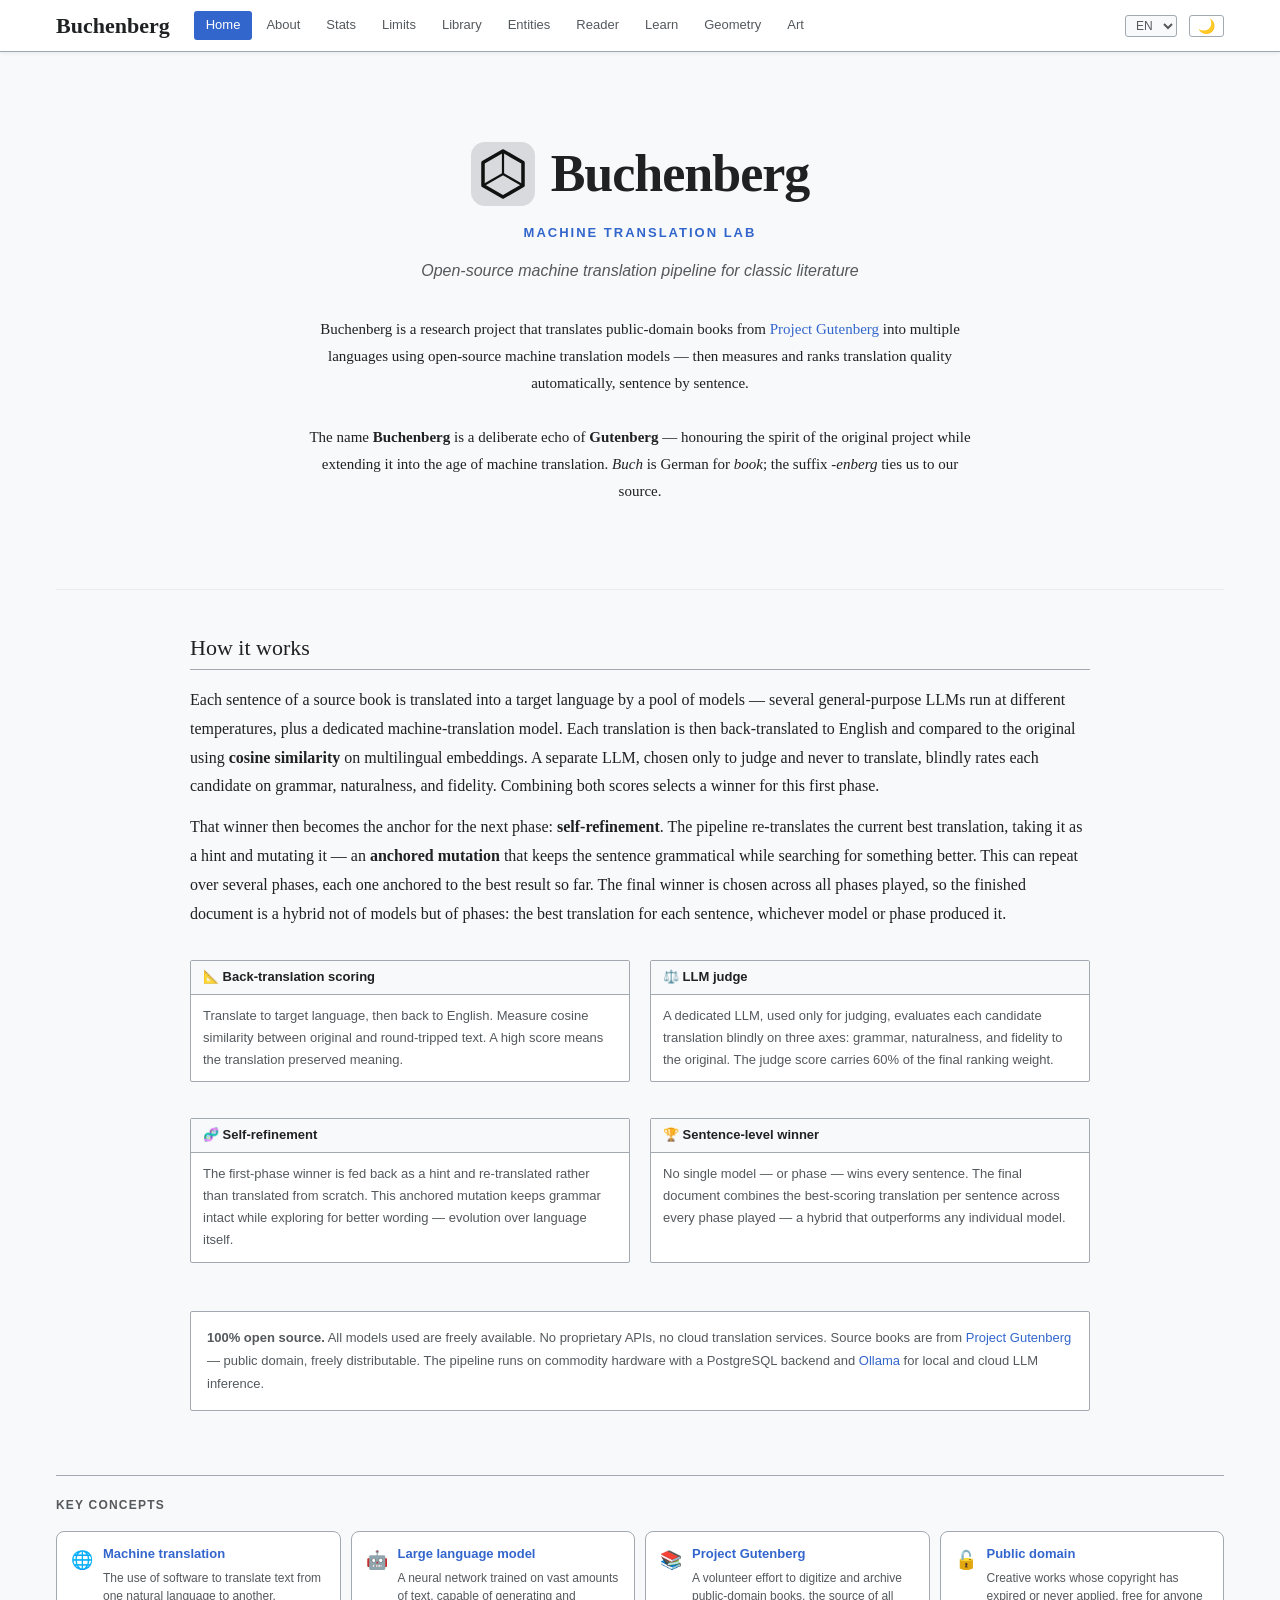
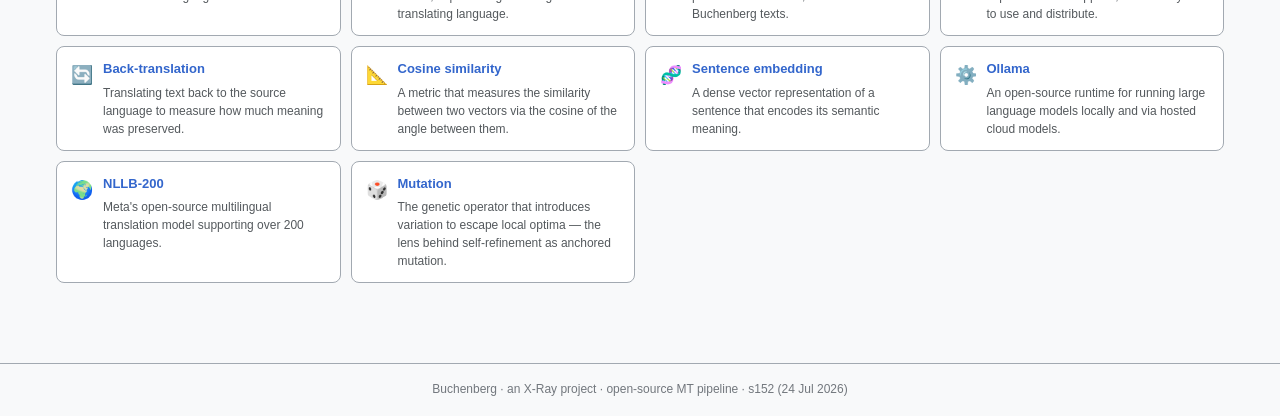
<file: index.html>
<!DOCTYPE html>
<html lang="en">
<head>
<meta charset="UTF-8">
<meta name="viewport" content="width=device-width, initial-scale=1.0">
<title>Buchenberg — MT lab</title>
<link rel="stylesheet" href="buchenberg.css">
<script src="nav.js"></script>
</head>
<body>

<!-- HEADER ubačen via nav.js -->

<!-- HERO -->
<div id="bb-page">
  <div class="bb-hero">
    <div class="bb-hero-logo"><img src="favicon.svg" alt="" class="bb-hero-icon">Buchenberg</div>
    <div class="bb-hero-lab">Machine Translation Lab</div>
    <div class="bb-hero-tagline" id="hero-tagline">Open-source machine translation pipeline for classic literature</div>
    <div class="bb-hero-desc" id="hero-desc">
      Buchenberg is a research project that translates public-domain books from
      <a href="https://www.gutenberg.org" target="_blank">Project Gutenberg</a> into multiple
      languages using open-source machine translation models — then measures and ranks
      translation quality automatically, sentence by sentence.
      <br><br>
      The name <strong>Buchenberg</strong> is a deliberate echo of <strong>Gutenberg</strong> —
      honouring the spirit of the original project while extending it into the age of
      machine translation. <em>Buch</em> is German for <em>book</em>; the suffix
      <em>-enberg</em> ties us to our source.
    </div>
  </div>

  <!-- KEY CONCEPTS -->
  <div style="max-width:900px; margin: 0 auto;">

    <h2 class="bb-section-title" id="sec-how">How it works</h2>
    <div class="bb-prose" style="max-width:100%">
      <p id="how-desc">
        Each sentence of a source book is translated into a target language by a pool of
        models — several general-purpose LLMs run at different temperatures, plus a dedicated
        machine-translation model.
        Each translation is then back-translated to English and compared to
        the original using <strong>cosine similarity</strong> on multilingual embeddings.
        A separate LLM, chosen only to judge and never to translate, blindly rates each
        candidate on grammar, naturalness, and fidelity.
        Combining both scores selects a winner for this first phase.
      </p>
      <p id="how-desc2">
        That winner then becomes the anchor for the next phase: <strong>self-refinement</strong>.
        The pipeline re-translates the current best translation, taking it as a hint and mutating
        it — an <strong>anchored mutation</strong> that keeps the sentence grammatical while
        searching for something better. This can repeat over several phases, each one anchored
        to the best result so far. The final winner is chosen across all phases played, so the
        finished document is a hybrid not of models but of phases: the best translation for each
        sentence, whichever model or phase produced it.
      </p>
    </div>

    <!-- THREE PILLARS -->
    <div style="display:grid; grid-template-columns: repeat(2, 1fr); gap:20px; margin:32px 0;">

      <div class="bb-box">
        <div class="bb-box-title">📐 Back-translation scoring</div>
        <div class="bb-box-body" style="font-size:13px; color:var(--text-muted); line-height:1.7" id="pillar-bt">
          Translate to target language, then back to English.
          Measure cosine similarity between original and round-tripped text.
          A high score means the translation preserved meaning.
        </div>
      </div>

      <div class="bb-box">
        <div class="bb-box-title">⚖️ LLM judge</div>
        <div class="bb-box-body" style="font-size:13px; color:var(--text-muted); line-height:1.7" id="pillar-judge">
          A dedicated LLM, used only for judging, evaluates each candidate translation blindly
          on three axes: grammar, naturalness, and fidelity to the original.
          The judge score carries 60% of the final ranking weight.
        </div>
      </div>

      <div class="bb-box">
        <div class="bb-box-title">🧬 Self-refinement</div>
        <div class="bb-box-body" style="font-size:13px; color:var(--text-muted); line-height:1.7" id="pillar-refine">
          The first-phase winner is fed back as a hint and re-translated rather than translated
          from scratch. This anchored mutation keeps grammar intact while exploring for better
          wording — evolution over language itself.
        </div>
      </div>

      <div class="bb-box">
        <div class="bb-box-title">🏆 Sentence-level winner</div>
        <div class="bb-box-body" style="font-size:13px; color:var(--text-muted); line-height:1.7" id="pillar-winner">
          No single model — or phase — wins every sentence. The final document combines
          the best-scoring translation per sentence across every phase played — a hybrid that
          outperforms any individual model.
        </div>
      </div>

    </div>

    <!-- OPEN SOURCE NOTE -->
    <div class="bb-box" style="margin-top:8px;">
      <div class="bb-box-body" style="font-size:13px; color:var(--text-muted); line-height:1.8; padding: 14px 16px;" id="opensource-note">
        <strong>100% open source.</strong>
        All models used are freely available. No proprietary APIs, no cloud translation services.
        Source books are from <a href="https://www.gutenberg.org" target="_blank">Project Gutenberg</a>
        — public domain, freely distributable.
        The pipeline runs on commodity hardware with a PostgreSQL backend and
        <a href="https://ollama.com" target="_blank">Ollama</a> for local and cloud LLM inference.
      </div>
    </div>

  </div>
</div>

<!-- FOOTER -->
<div id="bb-footer"></div>

<script>
// ── i18n via BB_NAV ───────────────────────────────────────────
function applyPageI18n() {
  const t = (k) => BB_NAV.t('index_' + k) || BB_NAV.t(k) || k;
  document.getElementById('hero-tagline').textContent = t('tagline');
  const hd = t('hero_desc'); if (hd && hd !== 'hero_desc') document.getElementById('hero-desc').innerHTML = hd;
  document.getElementById('sec-how').textContent = t('sec_how');
  const hw = t('how_desc'); if (hw && hw !== 'how_desc') document.getElementById('how-desc').innerHTML = hw;
  const hw2 = t('how_desc2'); if (hw2 && hw2 !== 'how_desc2') document.getElementById('how-desc2').innerHTML = hw2;
  const pb = t('pillar_bt'); if (pb && pb !== 'pillar_bt') document.getElementById('pillar-bt').textContent = pb;
  const pj = t('pillar_judge'); if (pj && pj !== 'pillar_judge') document.getElementById('pillar-judge').textContent = pj;
  const pr = t('pillar_refine'); if (pr && pr !== 'pillar_refine') document.getElementById('pillar-refine').textContent = pr;
  const pw = t('pillar_winner'); if (pw && pw !== 'pillar_winner') document.getElementById('pillar-winner').textContent = pw;
  const os = t('opensource'); if (os && os !== 'opensource') document.getElementById('opensource-note').innerHTML = os;
}
BB_NAV.onLangChange = applyPageI18n;

// ── Init ──────────────────────────────────────────────────────
applyPageI18n();
</script>
</body>
</html>
</file>
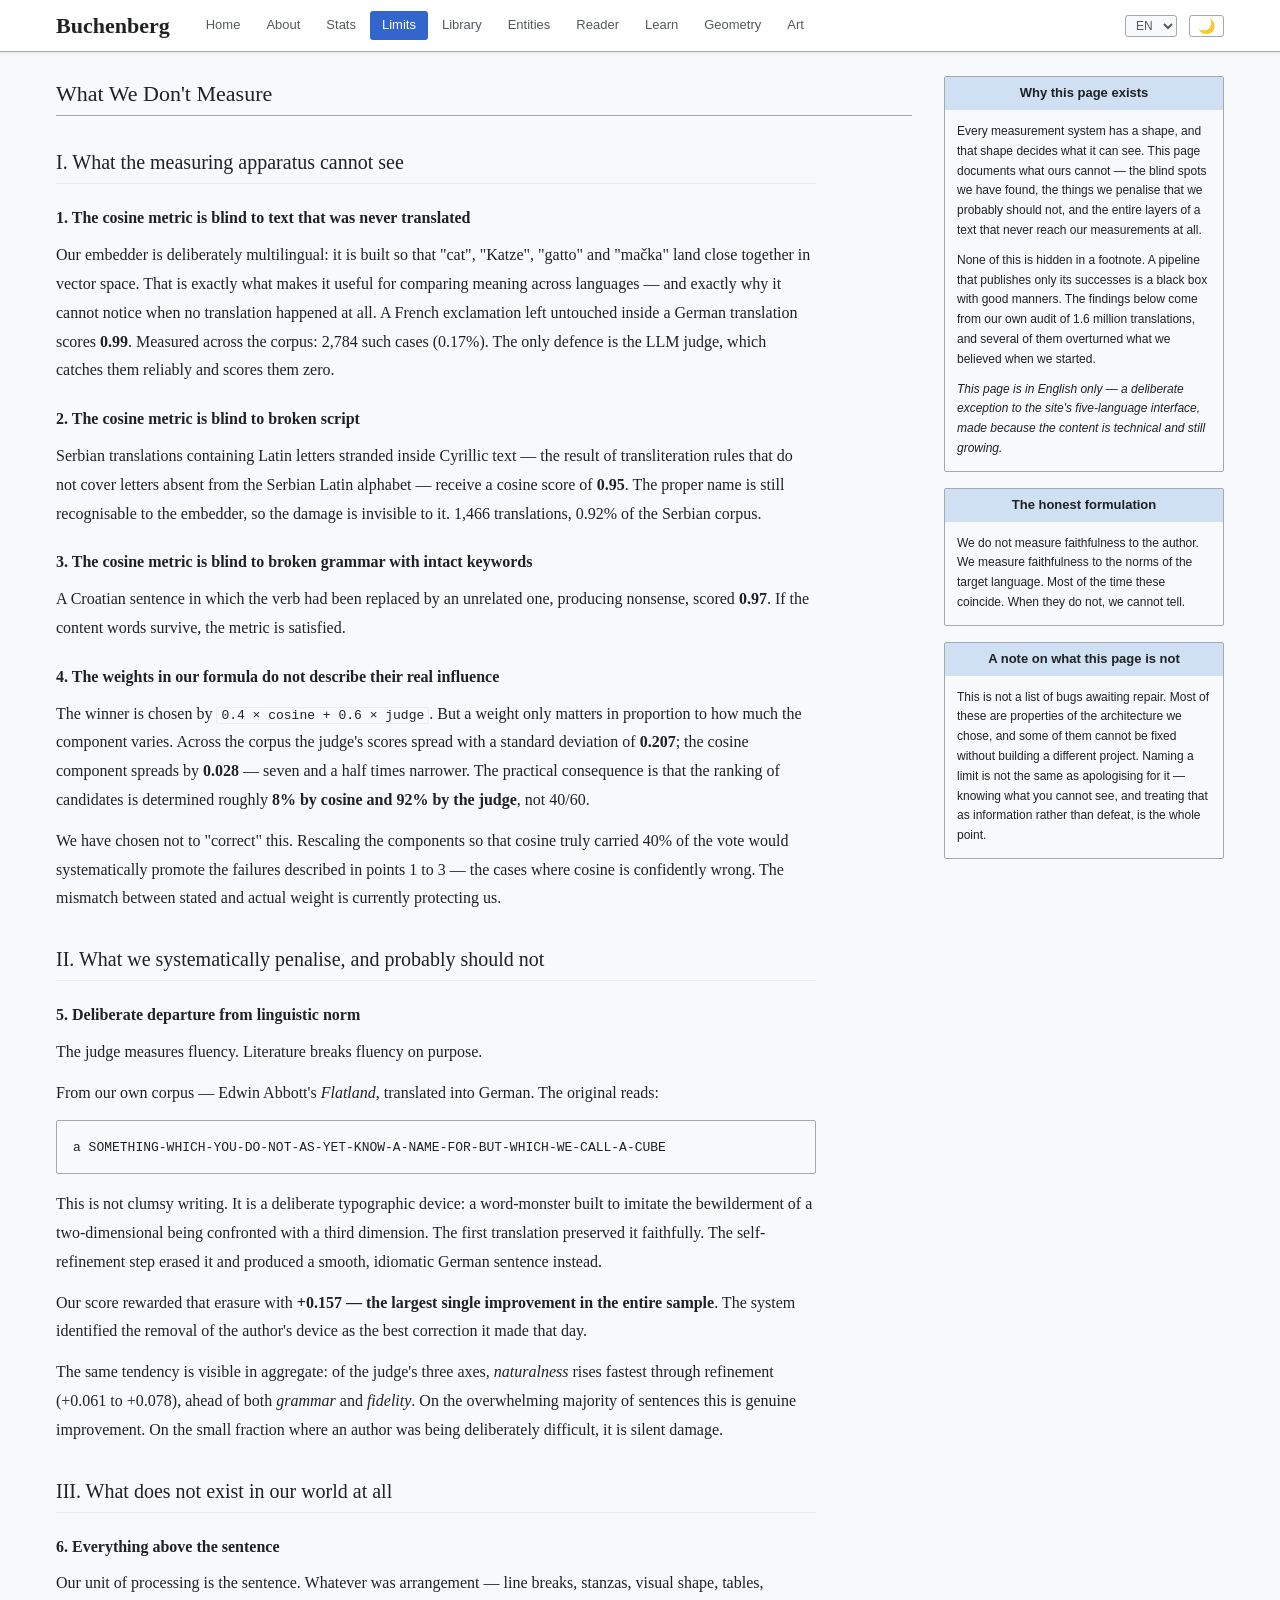
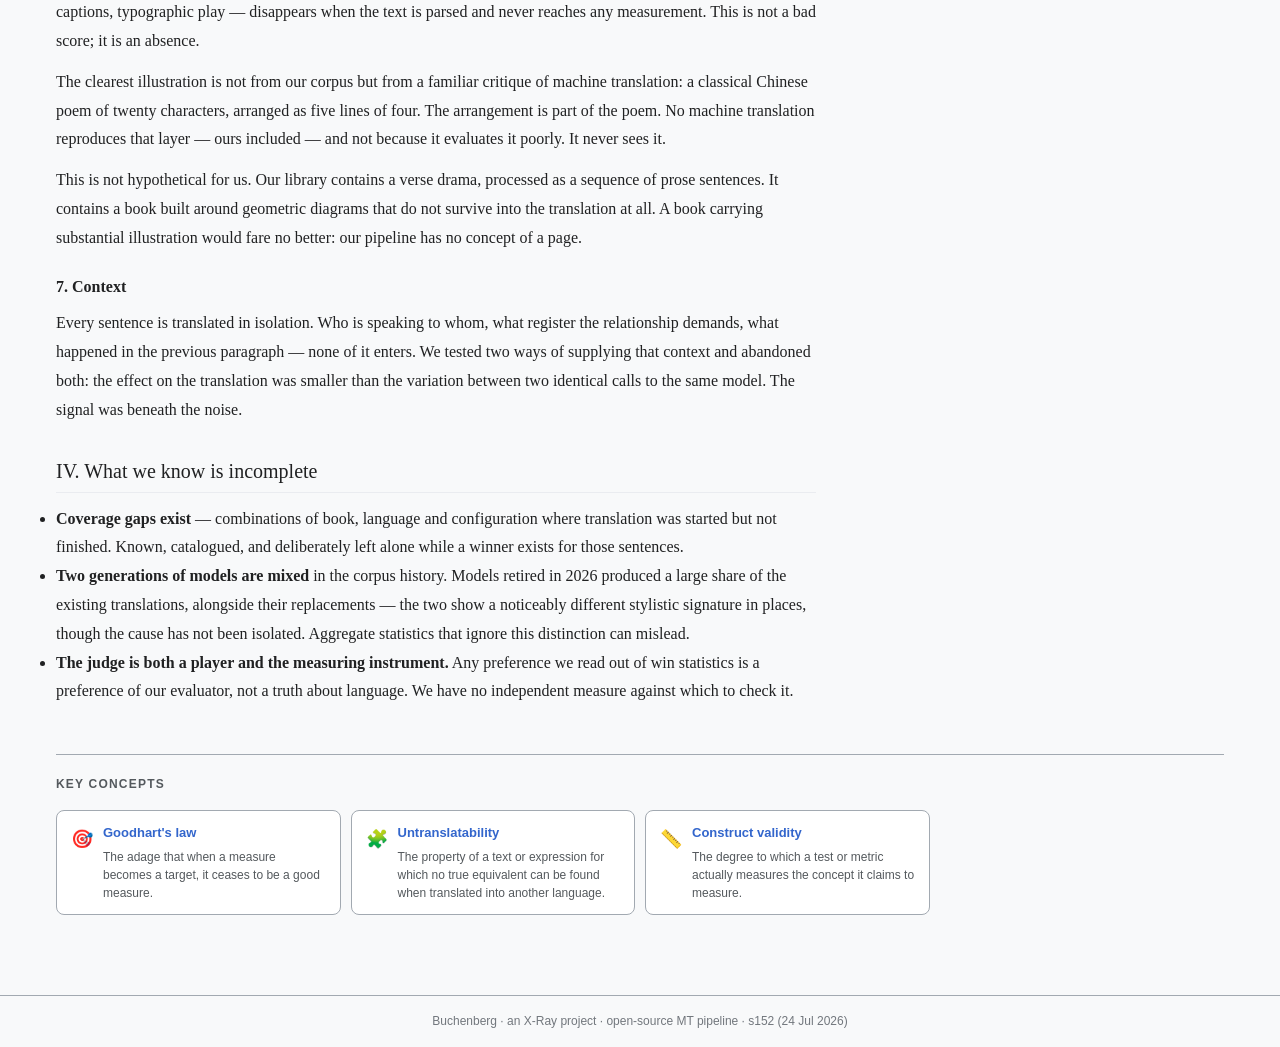
<file: limits.html>
<!DOCTYPE html>
<html lang="en">
<head>
<meta charset="UTF-8">
<meta name="viewport" content="width=device-width, initial-scale=1.0">
<title>Limits — Buchenberg</title>
<link rel="stylesheet" href="buchenberg.css">
<style>
  /* Infoboxovi u desnoj koloni — isti tretman kao sidebar na about.html.
     Scoped na ovu stranicu da ne dira dijeljeni CSS (nlp.html i dr.). */
  #limits-layout .bb-infobox { float:none; width:100%; margin:0 0 16px 0; }
  #limits-layout .bb-infobox-title { padding: 6px 10px; }
  #limits-layout .bb-infobox p { padding: 0 12px; margin: 10px 0; line-height: 1.65; }
  #limits-layout .bb-infobox p:first-of-type { margin-top: 12px; }
  #limits-layout .bb-infobox p:last-of-type { margin-bottom: 12px; }
</style>
<script src="nav.js"></script>
</head>
<body>

<!-- HEADER ubačen via nav.js -->

<div id="bb-page">
  <div id="limits-layout" style="display:grid; grid-template-columns: 1fr 280px; gap:32px; align-items:start;">

    <div>
  <h1 class="bb-section-title" id="limits-title">What We Don't Measure</h1>

  <div class="bb-prose">

    <h2>I. What the measuring apparatus cannot see</h2>

    <h3>1. The cosine metric is blind to text that was never translated</h3>
    <p>Our embedder is deliberately multilingual: it is built so that "cat", "Katze", "gatto"
    and "mačka" land close together in vector space. That is exactly what makes it useful for
    comparing meaning across languages — and exactly why it cannot notice when no translation
    happened at all. A French exclamation left untouched inside a German translation scores
    <strong>0.99</strong>. Measured across the corpus: 2,784 such cases (0.17%).
    The only defence is the LLM judge, which catches them reliably and scores them zero.</p>

    <h3>2. The cosine metric is blind to broken script</h3>
    <p>Serbian translations containing Latin letters stranded inside Cyrillic text — the result
    of transliteration rules that do not cover letters absent from the Serbian Latin alphabet —
    receive a cosine score of <strong>0.95</strong>. The proper name is still recognisable to the
    embedder, so the damage is invisible to it. 1,466 translations, 0.92% of the Serbian corpus.</p>

    <h3>3. The cosine metric is blind to broken grammar with intact keywords</h3>
    <p>A Croatian sentence in which the verb had been replaced by an unrelated one, producing
    nonsense, scored <strong>0.97</strong>. If the content words survive, the metric is satisfied.</p>

    <h3>4. The weights in our formula do not describe their real influence</h3>
    <p>The winner is chosen by <code>0.4 × cosine + 0.6 × judge</code>. But a weight only matters
    in proportion to how much the component varies. Across the corpus the judge's scores spread
    with a standard deviation of <strong>0.207</strong>; the cosine component spreads by
    <strong>0.028</strong> — seven and a half times narrower. The practical consequence is that
    the ranking of candidates is determined roughly <strong>8% by cosine and 92% by the judge</strong>,
    not 40/60.</p>
    <p>We have chosen not to "correct" this. Rescaling the components so that cosine truly carried
    40% of the vote would systematically promote the failures described in points 1 to 3 — the
    cases where cosine is confidently wrong. The mismatch between stated and actual weight is
    currently protecting us.</p>

    <h2>II. What we systematically penalise, and probably should not</h2>

    <h3>5. Deliberate departure from linguistic norm</h3>
    <p>The judge measures fluency. Literature breaks fluency on purpose.</p>
    <p>From our own corpus — Edwin Abbott's <em>Flatland</em>, translated into German. The original reads:</p>
    <pre><code>a SOMETHING-WHICH-YOU-DO-NOT-AS-YET-KNOW-A-NAME-FOR-BUT-WHICH-WE-CALL-A-CUBE</code></pre>
    <p>This is not clumsy writing. It is a deliberate typographic device: a word-monster built to
    imitate the bewilderment of a two-dimensional being confronted with a third dimension. The first
    translation preserved it faithfully. The self-refinement step erased it and produced a smooth,
    idiomatic German sentence instead.</p>
    <p>Our score rewarded that erasure with <strong>+0.157 — the largest single improvement in the
    entire sample</strong>. The system identified the removal of the author's device as the best
    correction it made that day.</p>
    <p>The same tendency is visible in aggregate: of the judge's three axes, <em>naturalness</em>
    rises fastest through refinement (+0.061 to +0.078), ahead of both <em>grammar</em> and
    <em>fidelity</em>. On the overwhelming majority of sentences this is genuine improvement.
    On the small fraction where an author was being deliberately difficult, it is silent damage.</p>

    <h2>III. What does not exist in our world at all</h2>

    <h3>6. Everything above the sentence</h3>
    <p>Our unit of processing is the sentence. Whatever was arrangement — line breaks, stanzas,
    visual shape, tables, captions, typographic play — disappears when the text is parsed and
    never reaches any measurement. This is not a bad score; it is an absence.</p>
    <p>The clearest illustration is not from our corpus but from a familiar critique of machine
    translation: a classical Chinese poem of twenty characters, arranged as five lines of four.
    The arrangement is part of the poem. No machine translation reproduces that layer — ours
    included — and not because it evaluates it poorly. It never sees it.</p>
    <p>This is not hypothetical for us. Our library contains a verse drama, processed as a sequence
    of prose sentences. It contains a book built around geometric diagrams that do not survive into
    the translation at all. A book carrying substantial illustration would fare no better: our
    pipeline has no concept of a page.</p>

    <h3>7. Context</h3>
    <p>Every sentence is translated in isolation. Who is speaking to whom, what register the
    relationship demands, what happened in the previous paragraph — none of it enters. We tested
    two ways of supplying that context and abandoned both: the effect on the translation was
    smaller than the variation between two identical calls to the same model. The signal was
    beneath the noise.</p>

    <h2>IV. What we know is incomplete</h2>

    <ul>
      <li><strong>Coverage gaps exist</strong> — combinations of book, language and configuration
      where translation was started but not finished. Known, catalogued, and deliberately left
      alone while a winner exists for those sentences.</li>
      <li><strong>Two generations of models are mixed</strong> in the corpus history. Models
      retired in 2026 produced a large share of the existing translations, alongside their
      replacements — the two show a noticeably different stylistic signature in places, though
      the cause has not been isolated. Aggregate statistics that ignore this distinction can
      mislead.</li>
      <li><strong>The judge is both a player and the measuring instrument.</strong> Any preference
      we read out of win statistics is a preference of our evaluator, not a truth about language.
      We have no independent measure against which to check it.</li>
    </ul>

  </div>
    </div>

    <aside>
      <div class="bb-infobox">
      <div class="bb-infobox-title">Why this page exists</div>
      <p>Every measurement system has a shape, and that shape decides what it can see.
      This page documents what ours cannot — the blind spots we have found, the things
      we penalise that we probably should not, and the entire layers of a text that never
      reach our measurements at all.</p>
      <p>None of this is hidden in a footnote. A pipeline that publishes only its successes
      is a black box with good manners. The findings below come from our own audit of
      1.6 million translations, and several of them overturned what we believed when we started.</p>
      <p><em>This page is in English only — a deliberate exception to the site's five-language
      interface, made because the content is technical and still growing.</em></p>
    </div>
      <div class="bb-infobox">
      <div class="bb-infobox-title">The honest formulation</div>
      <p>We do not measure faithfulness to the author. We measure faithfulness to the norms of
      the target language. Most of the time these coincide. When they do not, we cannot tell.</p>
    </div>
      <div class="bb-infobox">
      <div class="bb-infobox-title">A note on what this page is not</div>
      <p>This is not a list of bugs awaiting repair. Most of these are properties of the
      architecture we chose, and some of them cannot be fixed without building a different
      project. Naming a limit is not the same as apologising for it — knowing what you cannot
      see, and treating that as information rather than defeat, is the whole point.</p>
    </div>
    </aside>

  </div>
</div>

<div id="bb-footer"></div>

<script>
function applyPageI18n() {
  const t = (k) => BB_NAV.t(k);
  const ti = (id, key) => {
    const el = document.getElementById(id);
    const v = t(key);
    if (el && v && v !== key) el.textContent = v;
  };
  ti('limits-title', 'limits_title');
}
BB_NAV.onLangChange = applyPageI18n;
document.addEventListener("DOMContentLoaded", applyPageI18n);
</script>
</body>
</html>
</file>
<file: buchenberg.css>
/* ============================================================
   Buchenberg — Shared Stylesheet
   Light (default) + Dark mode via [data-theme="dark"]
   ============================================================ */

*, *::before, *::after { box-sizing: border-box; margin: 0; padding: 0; }

/* --- CSS varijable --- */
:root {
  --bg:           #f8f9fa;
  --surface:      #ffffff;
  --border:       #a2a9b1;
  --border-light: #eaecf0;
  --text:         #202122;
  --text-muted:   #54595d;
  --text-light:   #72777d;
  --link:         #3366cc;
  --link-hover:   #6a8fd8;
  --accent:       #3366cc;
  --header-bg:    #ffffff;
  --toc-bg:       #f8f9fa;
  --infobox-head: #cee0f2;
  --badge-bg:     #eaecf0;
  --font-serif:   'Linux Libertine','Georgia','Times New Roman',serif;
  --font-sans:    'Linux Biolinum','Helvetica Neue',Arial,sans-serif;
  --font-mono:    'Courier New',monospace;
  --shadow:       0 1px 4px rgba(0,0,0,0.08);
}

[data-theme="dark"] {
  --bg:           #18191a;
  --surface:      #242526;
  --border:       #3a3b3c;
  --border-light: #2d2e2f;
  --text:         #e4e6ea;
  --text-muted:   #b0b3b8;
  --text-light:   #8a8d91;
  --link:         #7aabf7;
  --link-hover:   #aac8ff;
  --accent:       #7aabf7;
  --header-bg:    #242526;
  --toc-bg:       #1e1f20;
  --infobox-head: #2a3a5a;
  --badge-bg:     #3a3b3c;
  --shadow:       0 1px 4px rgba(0,0,0,0.4);
}

/* --- Base --- */
html { scroll-behavior: smooth; }
body {
  background: var(--bg);
  color: var(--text);
  font-family: var(--font-sans);
  font-size: 14px;
  line-height: 1.6;
  transition: background .2s, color .2s;
}
a { color: var(--link); text-decoration: none; }
a:hover { text-decoration: underline; color: var(--link-hover); }

/* --- Header --- */
#bb-header {
  background: var(--header-bg);
  border-bottom: 1px solid var(--border);
  padding: 8px 0;
  position: sticky;
  top: 0;
  z-index: 100;
  box-shadow: var(--shadow);
  transition: background .2s, border-color .2s;
}
#bb-header-inner {
  max-width: 1200px;
  margin: 0 auto;
  padding: 0 16px;
  display: flex;
  align-items: center;
  gap: 0;
}

/* Logo */
#bb-logo {
  font-family: var(--font-serif);
  font-size: 22px;
  font-weight: bold;
  color: var(--text);
  text-decoration: none;
  white-space: nowrap;
  margin-right: 24px;
}
#bb-logo span { color: var(--accent); }
#bb-logo:hover { text-decoration: none; }

/* Nav */
#bb-nav {
  display: flex;
  align-items: center;
  gap: 2px;
  flex: 1;
}
.bb-nav-link {
  padding: 4px 12px;
  border-radius: 3px;
  font-size: 13px;
  color: var(--text-muted);
  transition: background .15s, color .15s;
  white-space: nowrap;
}
.bb-nav-link:hover {
  background: var(--border-light);
  color: var(--text);
  text-decoration: none;
}
.bb-nav-link.active {
  background: var(--accent);
  color: #fff;
}

/* Header controls — desna strana */
#bb-header-controls {
  display: flex;
  align-items: center;
  gap: 12px;
  margin-left: auto;
}

/* Burger (mobile only) */
#bb-burger {
  display: none;
  background: none;
  border: 1px solid var(--border);
  border-radius: 3px;
  color: var(--text);
  font-size: 18px;
  padding: 2px 8px;
  cursor: pointer;
}

/* UI language dropdown */
#bb-lang-select {
  background: var(--bg);
  border: 1px solid var(--border);
  border-radius: 3px;
  padding: 2px 6px;
  font-size: 12px;
  color: var(--text-muted);
  cursor: pointer;
  outline: none;
}
#bb-lang-select:hover { border-color: var(--accent); }
#bb-lang-select:focus { border-color: var(--accent); }

/* Dark mode toggle */
#bb-theme-toggle {
  background: none;
  border: 1px solid var(--border);
  border-radius: 3px;
  padding: 3px 8px;
  cursor: pointer;
  font-size: 14px;
  color: var(--text-muted);
  transition: background .15s;
  line-height: 1;
}
#bb-theme-toggle:hover { background: var(--border-light); }

/* --- Page wrapper --- */
#bb-page {
  max-width: 1200px;
  margin: 0 auto;
  padding: 24px 16px;
}

/* --- Footer --- */
#bb-footer {
  border-top: 1px solid var(--border);
  background: var(--toc-bg);
  padding: 16px 0;
  margin-top: 48px;
  font-size: 12px;
  color: var(--text-light);
  text-align: center;
}
#bb-footer a { color: var(--text-light); }
#bb-footer a:hover { color: var(--link); }

.bb-prose pre { overflow-x: auto; }

/* --- Sidebar layout (za reader) --- */
.bb-layout-sidebar {
  display: grid;
  grid-template-columns: 220px 1fr;
  gap: 24px;
}

/* --- Surface box (sidebar, infobox...) --- */
.bb-box {
  background: var(--surface);
  border: 1px solid var(--border);
  border-radius: 2px;
  margin-bottom: 16px;
  overflow: hidden;
  transition: background .2s, border-color .2s;
}
.bb-box-title {
  background: var(--toc-bg);
  border-bottom: 1px solid var(--border);
  padding: 6px 12px;
  font-weight: bold;
  font-size: 13px;
  color: var(--text);
}
.bb-box-body { padding: 10px 12px; }

/* --- Main content panel --- */
.bb-main {
  min-width: 0;
  background: var(--surface);
  border: 1px solid var(--border);
  border-radius: 2px;
  padding: 24px 32px;
  transition: background .2s, border-color .2s;
}

/* --- Toggle switch --- */
.bb-toggle-wrap { display: flex; align-items: center; gap: 8px; font-size: 13px; }
.bb-toggle { position: relative; width: 36px; height: 18px; cursor: pointer; flex-shrink: 0; }
.bb-toggle input { opacity: 0; width: 0; height: 0; }
.bb-toggle-slider {
  position: absolute; inset: 0;
  background: var(--border);
  border-radius: 18px;
  transition: .2s;
}
.bb-toggle-slider::before {
  content: '';
  position: absolute;
  width: 12px; height: 12px;
  left: 3px; top: 3px;
  background: #fff;
  border-radius: 50%;
  transition: .2s;
}
.bb-toggle input:checked + .bb-toggle-slider { background: var(--accent); }
.bb-toggle input:checked + .bb-toggle-slider::before { transform: translateX(18px); }

/* --- Infobox (Wikipedia stil) --- */
.bb-infobox {
  float: right;
  clear: right;
  margin: 0 0 16px 24px;
  background: var(--toc-bg);
  border: 1px solid var(--border);
  border-radius: 2px;
  font-size: 12px;
  width: 220px;
}
.bb-infobox-title {
  background: var(--infobox-head);
  text-align: center;
  font-weight: bold;
  padding: 4px 8px;
  font-size: 13px;
}
.bb-infobox table { width: 100%; border-collapse: collapse; }
.bb-infobox td { padding: 3px 8px; vertical-align: top; }
.bb-infobox td:first-child { font-weight: bold; color: var(--text-muted); width: 80px; }
.bb-infobox tr { border-bottom: 1px solid var(--border-light); }
.bb-infobox tr:last-child { border-bottom: none; }

/* --- Badge --- */
.bb-badge {
  display: inline-block;
  background: var(--badge-bg);
  color: var(--text-muted);
  font-size: 11px;
  font-family: var(--font-mono);
  padding: 1px 6px;
  border-radius: 2px;
  border: 1px solid var(--border-light);
}
.bb-badge-coming-soon {
  background: none;
  color: var(--text-light);
  border-color: var(--border-light);
  font-style: italic;
}

/* --- Buttons --- */
.bb-btn {
  display: inline-block;
  padding: 5px 14px;
  border-radius: 3px;
  border: 1px solid var(--border);
  font-size: 13px;
  cursor: pointer;
  background: var(--surface);
  color: var(--text);
  transition: background .15s;
  text-decoration: none;
}
.bb-btn:hover { background: var(--border-light); text-decoration: none; }
.bb-btn-primary {
  background: var(--accent);
  color: #fff;
  border-color: var(--accent);
}
.bb-btn-primary:hover { opacity: 0.9; background: var(--accent); color: #fff; }
.bb-btn-disabled {
  opacity: 0.45;
  cursor: not-allowed;
  pointer-events: none;
}

/* --- Hero (landing page) --- */
.bb-hero {
  text-align: center;
  padding: 56px 24px 48px;
  border-bottom: 1px solid var(--border-light);
  margin-bottom: 40px;
}
.bb-hero-logo {
  font-family: var(--font-serif);
  font-size: 52px;
  font-weight: bold;
  color: var(--text);
  margin-bottom: 8px;
  letter-spacing: -1px;
  display: flex;
  align-items: center;
  justify-content: center;
  gap: 16px;
}
.bb-hero-icon { width: 64px; height: 64px; flex-shrink: 0; }
.bb-hero-logo span { color: var(--accent); }
.bb-hero-lab {
  font-size: 13px;
  font-weight: 700;
  letter-spacing: 2px;
  text-transform: uppercase;
  color: var(--accent);
  margin-bottom: 14px;
}
.bb-hero-tagline {
  font-size: 16px;
  color: var(--text-muted);
  margin-bottom: 32px;
  font-style: italic;
}
.bb-hero-desc {
  max-width: 680px;
  margin: 0 auto 36px;
  font-size: 15px;
  line-height: 1.8;
  color: var(--text);
  font-family: var(--font-serif);
}
.bb-hero-actions {
  display: flex;
  justify-content: center;
  gap: 12px;
  flex-wrap: wrap;
}

/* --- Cards (books.html) --- */
.bb-cards {
  display: grid;
  grid-template-columns: repeat(auto-fill, minmax(280px, 1fr));
  gap: 20px;
  margin-top: 24px;
}
.bb-card {
  background: var(--surface);
  border: 1px solid var(--border);
  border-radius: 3px;
  overflow: hidden;
  transition: box-shadow .15s, background .2s;
}
.bb-card:hover { box-shadow: 0 2px 8px rgba(0,0,0,0.12); }
.bb-card-head {
  background: var(--toc-bg);
  border-bottom: 1px solid var(--border);
  padding: 10px 14px;
}
.bb-card-title {
  font-family: var(--font-serif);
  font-size: 16px;
  font-weight: bold;
  color: var(--text);
  margin-bottom: 2px;
}
.bb-card-author { font-size: 12px; color: var(--text-muted); }
.bb-card-body { padding: 12px 14px; }
.bb-card-meta { font-size: 12px; color: var(--text-light); margin-bottom: 10px; }
.bb-card-langs {
  display: flex;
  flex-wrap: wrap;
  gap: 4px;
  margin-bottom: 14px;
}
.bb-card-actions {
  display: flex;
  flex-wrap: wrap;
  gap: 6px;
  border-top: 1px solid var(--border-light);
  padding-top: 10px;
}

/* --- Section headings --- */
.bb-section-title {
  font-family: var(--font-serif);
  font-size: 22px;
  font-weight: normal;
  border-bottom: 1px solid var(--border);
  padding-bottom: 4px;
  margin-bottom: 16px;
  color: var(--text);
}
.bb-section-subtitle {
  font-size: 13px;
  color: var(--text-muted);
  margin-top: -12px;
  margin-bottom: 20px;
}

/* --- Prose (about.html) --- */
.bb-prose {
  font-family: var(--font-serif);
  font-size: 16px;
  line-height: 1.8;
  color: var(--text);
  max-width: 760px;
}
.bb-prose h2 {
  font-size: 20px;
  font-weight: normal;
  border-bottom: 1px solid var(--border-light);
  padding-bottom: 3px;
  margin: 28px 0 12px;
}
.bb-prose h3 {
  font-size: 16px;
  font-weight: bold;
  margin: 20px 0 8px;
}
.bb-prose p { margin-bottom: 12px; }
.bb-prose code {
  font-family: var(--font-mono);
  font-size: 13px;
  background: var(--toc-bg);
  border: 1px solid var(--border-light);
  padding: 0 4px;
  border-radius: 2px;
}
.bb-prose pre {
  background: var(--toc-bg);
  border: 1px solid var(--border);
  border-radius: 2px;
  padding: 12px 16px;
  overflow-x: auto;
  margin-bottom: 16px;
}
.bb-prose pre code { background: none; border: none; padding: 0; }
.bb-prose table { border-collapse: collapse; width: 100%; margin-bottom: 16px; font-size: 14px; }
.bb-prose th { background: var(--toc-bg); text-align: left; padding: 6px 10px; border: 1px solid var(--border); }
.bb-prose td { padding: 5px 10px; border: 1px solid var(--border-light); }

/* --- Stats (stats.html) --- */
.bb-stats-grid {
  display: grid;
  grid-template-columns: repeat(auto-fill, minmax(200px, 1fr));
  gap: 16px;
  margin-bottom: 32px;
}
.bb-stat-card {
  background: var(--surface);
  border: 1px solid var(--border);
  border-radius: 2px;
  padding: 16px;
  text-align: center;
}
.bb-stat-number {
  font-family: var(--font-serif);
  font-size: 36px;
  font-weight: bold;
  color: var(--accent);
  line-height: 1.1;
}
.bb-stat-label {
  font-size: 12px;
  color: var(--text-muted);
  margin-top: 4px;
}

/* --- Corpus funnel (home) --- */
.bb-funnel {
  background: var(--surface);
  border: 1px solid var(--border);
  border-radius: 2px;
  padding: 24px 20px 20px;
  margin-bottom: 28px;
}
.bb-funnel-title {
  font-size: 12px;
  text-transform: uppercase;
  letter-spacing: 0.08em;
  color: var(--text-light);
  text-align: center;
  margin-bottom: 18px;
}
.bb-funnel-row {
  display: flex;
  align-items: stretch;
  justify-content: center;
  gap: 8px;
  flex-wrap: wrap;
}
.bb-funnel-step {
  flex: 1 1 200px;
  text-align: center;
  padding: 8px 6px;
}
.bb-funnel-num {
  font-family: var(--font-serif);
  font-size: 40px;
  font-weight: bold;
  color: var(--accent);
  line-height: 1.05;
}
.bb-funnel-cap {
  font-size: 13px;
  color: var(--text);
  margin-top: 6px;
  font-weight: 600;
}
.bb-funnel-sub {
  font-size: 11px;
  color: var(--text-muted);
  margin-top: 2px;
  line-height: 1.4;
}
.bb-funnel-arrow {
  display: flex;
  align-items: center;
  font-size: 28px;
  color: var(--border);
  font-weight: bold;
  padding: 0 2px;
}
.bb-funnel-foot {
  text-align: center;
  margin-top: 18px;
  padding-top: 14px;
  border-top: 1px solid var(--border-light);
  font-size: 13px;
  color: var(--text-muted);
}
.bb-funnel-foot strong {
  color: var(--accent);
  font-family: var(--font-serif);
  font-size: 18px;
}
@media (max-width: 640px) {
  .bb-funnel-arrow { transform: rotate(90deg); padding: 4px 0; }
  .bb-funnel-step { flex-basis: 100%; }
}

/* --- Loading / empty states --- */
.bb-loading {
  text-align: center;
  padding: 60px 0;
  color: var(--text-muted);
  font-size: 16px;
}


/* --- Key Concepts --- */
#bb-key-concepts {
  max-width: 1200px;
  margin: 0 auto;
  padding: 24px 16px 32px;
}
.bb-concepts-title {
  font-size: 12px;
  font-weight: 700;
  letter-spacing: 0.1em;
  text-transform: uppercase;
  color: var(--text-muted);
  border-top: 1px solid var(--border);
  padding-top: 20px;
  margin-bottom: 16px;
}
.bb-concepts-grid {
  display: grid;
  grid-template-columns: repeat(auto-fill, minmax(260px, 1fr));
  gap: 10px;
}
.bb-concept-card {
  display: flex;
  align-items: flex-start;
  gap: 10px;
  background: var(--surface);
  border: 1px solid var(--border);
  border-radius: 8px;
  padding: 12px 14px;
}
.bb-concept-icon { font-size: 18px; flex-shrink: 0; margin-top: 2px; }
.bb-concept-body { display: flex; flex-direction: column; gap: 4px; }
.bb-concept-name {
  font-weight: 600;
  font-size: 13px;
  color: var(--link);
  text-decoration: none;
}
.bb-concept-name:hover { text-decoration: underline; color: var(--link-hover); }
.bb-concept-desc { font-size: 12px; color: var(--text-muted); line-height: 1.5; }

/* --- Responsive --- */
@media (max-width: 700px) {
  .bb-layout-sidebar { grid-template-columns: 1fr; }
  #about-layout { grid-template-columns: 1fr !important; }
  .bb-prose table { display: block; overflow-x: auto; }
  .bb-main { padding: 16px; }
  .bb-hero-logo { font-size: 36px; }
  .bb-hero { padding: 32px 16px 28px; }
  #bb-nav { display: none; }
  #bb-burger { display: block; padding: 4px 12px; font-size: 20px; }
  #bb-logo { font-size: 17px; margin-right: 8px; }
  #bb-lang-select { font-size: 11px; }
  #bb-header-controls { gap: 5px; }
  #bb-header-inner { padding: 0 8px; }
  #bb-nav.open {
    display: flex;
    flex-direction: column;
    position: absolute;
    top: 100%;
    left: 0;
    right: 0;
    background: var(--header-bg);
    border-bottom: 1px solid var(--border);
    box-shadow: var(--shadow);
    padding: 8px 16px;
    gap: 4px;
  }
  #bb-nav.open .bb-nav-link { padding: 10px 12px; font-size: 15px; }
  #bb-header-inner { position: relative; }
}
</file>
